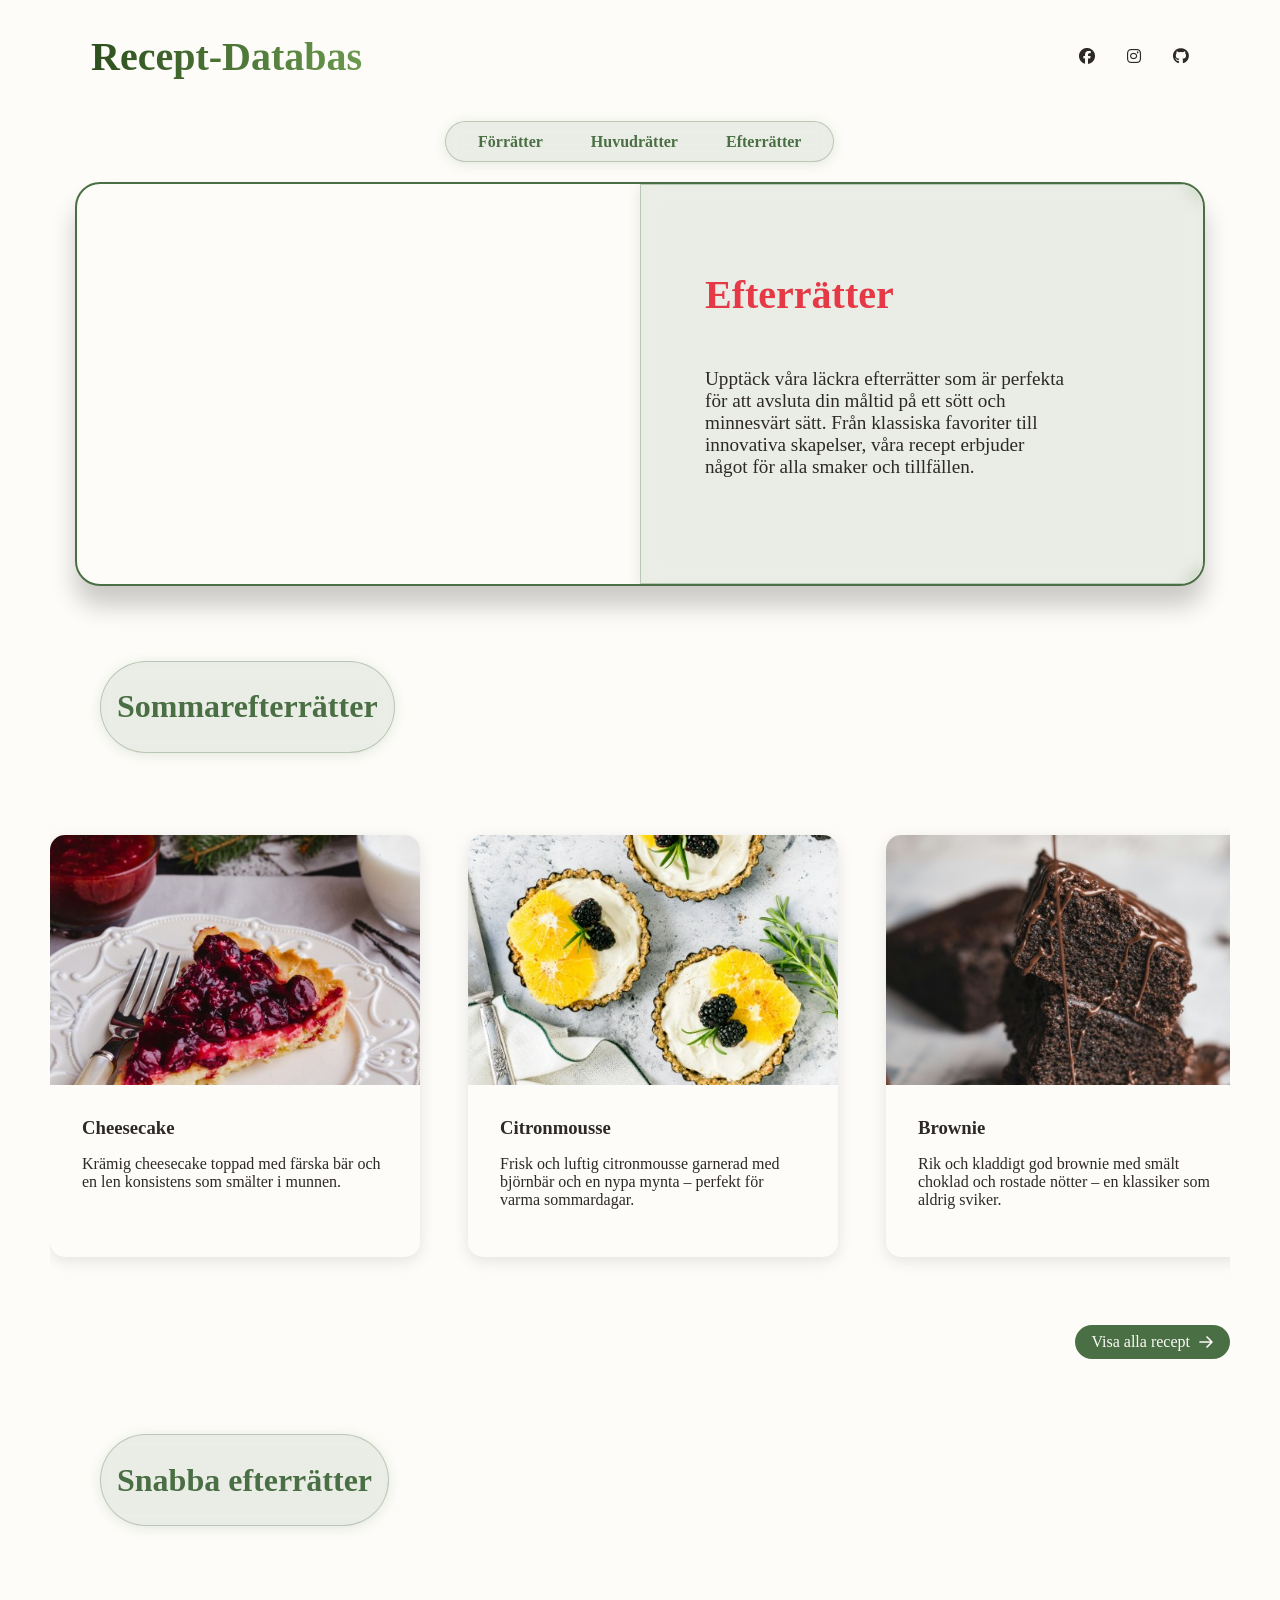
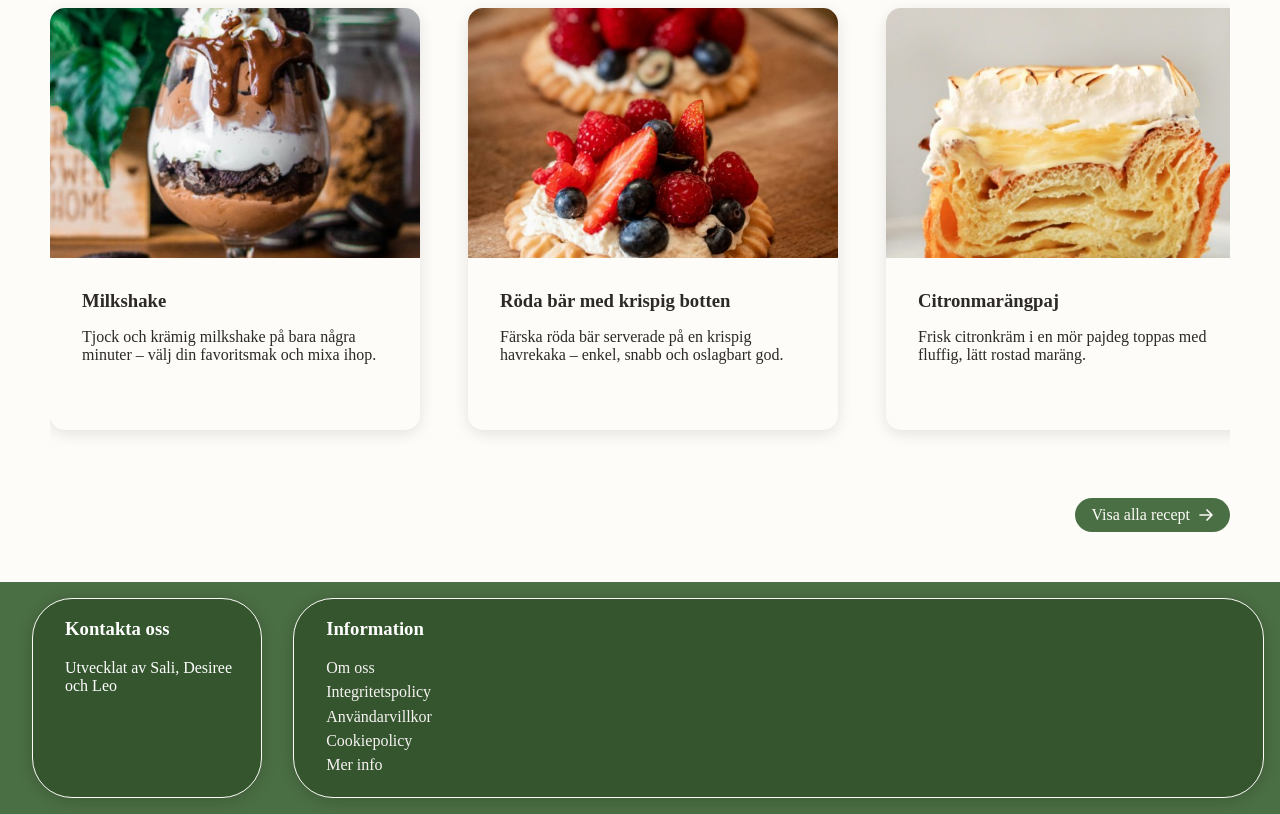
<file: efterrätter.html>
<!doctype html>
<html>
  <head>
    <title>Efterrätter - Recept-Databas</title>
    <link
      rel="stylesheet"
      href="https://cdnjs.cloudflare.com/ajax/libs/font-awesome/6.5.0/css/all.min.css" />
    <link rel="stylesheet" href="/css/styles.css" />
  </head>

  <body>
    <header>
      <nav class="navbar">
        <a href="index.html">
          <h1>Recept-Databas</h1>
        </a>
        <div class="nav-icon">
          <a href="https://facebook.com">
            <i class="fa-brands fa-facebook"></i>
          </a>
          <a href="https://instagram.com">
            <i class="fa-brands fa-instagram"></i>
          </a>
          <a href="https://github.com">
            <i class="fa-brands fa-github"></i>
          </a>
        </div>
      </nav>
      <nav>
        <div class="nav-links">
          <a href="förrätter.html"><h3>Förrätter</h3></a>
          <a href="huvudrätter.html"><h3>Huvudrätter</h3> </a>
          <a href="efterrätter.html"><h3>Efterrätter</h3></a>
        </div>
      </nav>
    </header>

    <main>
      <section class="categories-hero-section hero-efterrätter">
        <div class="categories-content">
          <h2 class="categories-header">Efterrätter</h2>
          <p class="categories-text">
            Upptäck våra läckra efterrätter som är perfekta för att avsluta din
            måltid på ett sött och minnesvärt sätt. Från klassiska favoriter
            till innovativa skapelser, våra recept erbjuder något för alla
            smaker och tillfällen.
          </p>
        </div>
      </section>

      <div class="categories-badge">
        <h2 class="category-title">Sommarefterrätter</h2>
      </div>
      <section class="card-section scroll-section" id="desserts-container">
        <a href="#" class="recipe-link">
          <article class="recipe-card">
            <img
              src="/assets/efterrätt-cheesecake-recept (Liten).jpg"
              alt="Cheesecake med färska bär"
              class="card-img" />
            <div class="card-content">
              <h3 class="card-header">Cheesecake</h3>
              <p>
                Krämig cheesecake toppad med färska bär och en len konsistens
                som smälter i munnen.
              </p>
            </div>
          </article>
        </a>
        <a href="#" class="recipe-link">
          <article class="recipe-card">
            <img
              src="/assets/efterrätt-citronmouse-snabbt-recept (Liten).jpg"
              alt="Citronmousse med björnbär och mynta"
              class="card-img" />
            <div class="card-content">
              <h3 class="card-header">Citronmousse</h3>
              <p>
                Frisk och luftig citronmousse garnerad med björnbär och en nypa
                mynta – perfekt för varma sommardagar.
              </p>
            </div>
          </article>
        </a>

        <a href="#" class="recipe-link">
          <article class="recipe-card">
            <img
              src="/assets/efterrätt-brownie-recept (Liten).jpg"
              alt="Brownie med choklad och nötter"
              class="card-img" />
            <div class="card-content">
              <h3 class="card-header">Brownie</h3>
              <p>
                Rik och kladdigt god brownie med smält choklad och rostade
                nötter – en klassiker som aldrig sviker.
              </p>
            </div>
          </article>
        </a>
        <a href="#" class="recipe-link">
          <article class="recipe-card">
            <img
              src="/assets/efterrätt-crepes (Liten).jpg"
              alt="Crepes med jordgubbar och grädde"
              class="card-img" />
            <div class="card-content">
              <h3 class="card-header">Crepes</h3>
              <p>
                Tunna och smakrika crepes serverade med färska jordgubbar och
                lättvispad grädde.
              </p>
            </div>
          </article>
        </a>
        <a href="#" class="recipe-link">
          <article class="recipe-card">
            <img
              src="/assets/efterrätt-jordgubbstårta-recept (Liten).jpg"
              alt="Jordgubbstårta med grädde"
              class="card-img" />
            <div class="card-content">
              <h3 class="card-header">Jordgubbstårta</h3>
              <p>
                Saftig och festlig jordgubbstårta med färska jordgubbar och en
                lätt gräddfyllning – sommarens höjdpunkt.
              </p>
            </div>
          </article>
        </a>
        <a href="#" class="recipe-link">
          <article class="recipe-card">
            <img
              src="/assets/efterrätt-salt-karamell-cheesecake-recept (Liten).jpg"
              alt="Saltkaramell-cheesecake"
              class="card-img" />
            <div class="card-content">
              <h3 class="card-header">Saltkaramell-cheesecake</h3>
              <p>
                Lyxig cheesecake med en rinnande saltkaramellsås och en krispig
                smörkakasbotten.
              </p>
            </div>
          </article>
        </a>
      </section>
      <div class="view-all-container">
        <a href="#" class="view-all-link"
          >Visa alla recept
          <svg
            xmlns="http://www.w3.org/2000/svg"
            fill="none"
            viewBox="0 0 24 24"
            stroke-width="2.5"
            stroke="currentColor"
            class="card-svg">
            <path
              stroke-linecap="round"
              stroke-linejoin="round"
              d="M13.5 4.5L21 12m0 0l-7.5 7.5M21 12H3" />
          </svg>
        </a>
      </div>

      <div class="categories-badge">
        <h2 class="category-title">Snabba efterrätter</h2>
      </div>
      <section class="card-section scroll-section">
        <a href="#" class="recipe-link">
          <article class="recipe-card">
            <img
              src="/assets/efterrätt-recept-milkshake (Liten).jpg"
              alt="Krämig milkshake"
              class="card-img" />
            <div class="card-content">
              <h3 class="card-header">Milkshake</h3>
              <p>
                Tjock och krämig milkshake på bara några minuter – välj din
                favoritsmak och mixa ihop.
              </p>
            </div>
          </article>
        </a>

        <a href="#" class="recipe-link">
          <article class="recipe-card">
            <img
              src="/assets/efterrätt-röda-bär (Liten).jpg"
              alt="Röda bär med krispig botten"
              class="card-img" />
            <div class="card-content">
              <h3 class="card-header">Röda bär med krispig botten</h3>
              <p>
                Färska röda bär serverade på en krispig havrekaka – enkel, snabb
                och oslagbart god.
              </p>
            </div>
          </article>
        </a>

        <a href="#" class="recipe-link">
          <article class="recipe-card">
            <img
              src="/assets/efterrätt-citron-maräng (Liten).jpg"
              alt="Citronmarängpaj"
              class="card-img" />
            <div class="card-content">
              <h3 class="card-header">Citronmarängpaj</h3>
              <p>
                Frisk citronkräm i en mör pajdeg toppas med fluffig, lätt rostad
                maräng.
              </p>
            </div>
          </article>
        </a>
        <a href="#" class="recipe-link">
          <article class="recipe-card">
            <img
              src="/assets/efterrätt-snabb-tiramisu (Liten).jpg"
              alt="Snabb tiramisu"
              class="card-img" />
            <div class="card-content">
              <h3 class="card-header">Snabb tiramisu</h3>
              <p>
                Klassisk tiramisu med kaffe, mascarpone och kakao – klar på 20
                minuter utan ugn.
              </p>
            </div>
          </article>
        </a>
        <a href="#" class="recipe-link">
          <article class="recipe-card">
            <img
              src="/assets/efterrätt-jordugbbs-parfait (Liten).jpg"
              alt="Jordgubbsparfait"
              class="card-img" />
            <div class="card-content">
              <h3 class="card-header">Jordgubbsparfait</h3>
              <p>
                Sval och sammetslen jordgubbsparfait som är superenkel att göra
                och perfekt för varma dagar.
              </p>
            </div>
          </article>
        </a>
      </section>
      <div class="view-all-container">
        <a href="#" class="view-all-link"
          >Visa alla recept
          <svg
            xmlns="http://www.w3.org/2000/svg"
            fill="none"
            viewBox="0 0 24 24"
            stroke-width="2.5"
            stroke="currentColor"
            class="card-svg">
            <path
              stroke-linecap="round"
              stroke-linejoin="round"
              d="M13.5 4.5L21 12m0 0l-7.5 7.5M21 12H3" />
          </svg>
        </a>
      </div>
    </main>

    <footer>
      <div class="contact-us">
        <h3>Kontakta oss</h3>
        <p>Utvecklat av Sali, Desiree och Leo</p>
      </div>
      <div class="info">
        <h3>Information</h3>
        <ul>
          <li><a href="#">Om oss</a></li>
          <li><a href="#">Integritetspolicy</a></li>
          <li><a href="#">Användarvillkor</a></li>
          <li><a href="#">Cookiepolicy</a></li>
          <li><a href="#">Mer info</a></li>
        </ul>
      </div>
    </footer>
  </body>
</html>
</file>
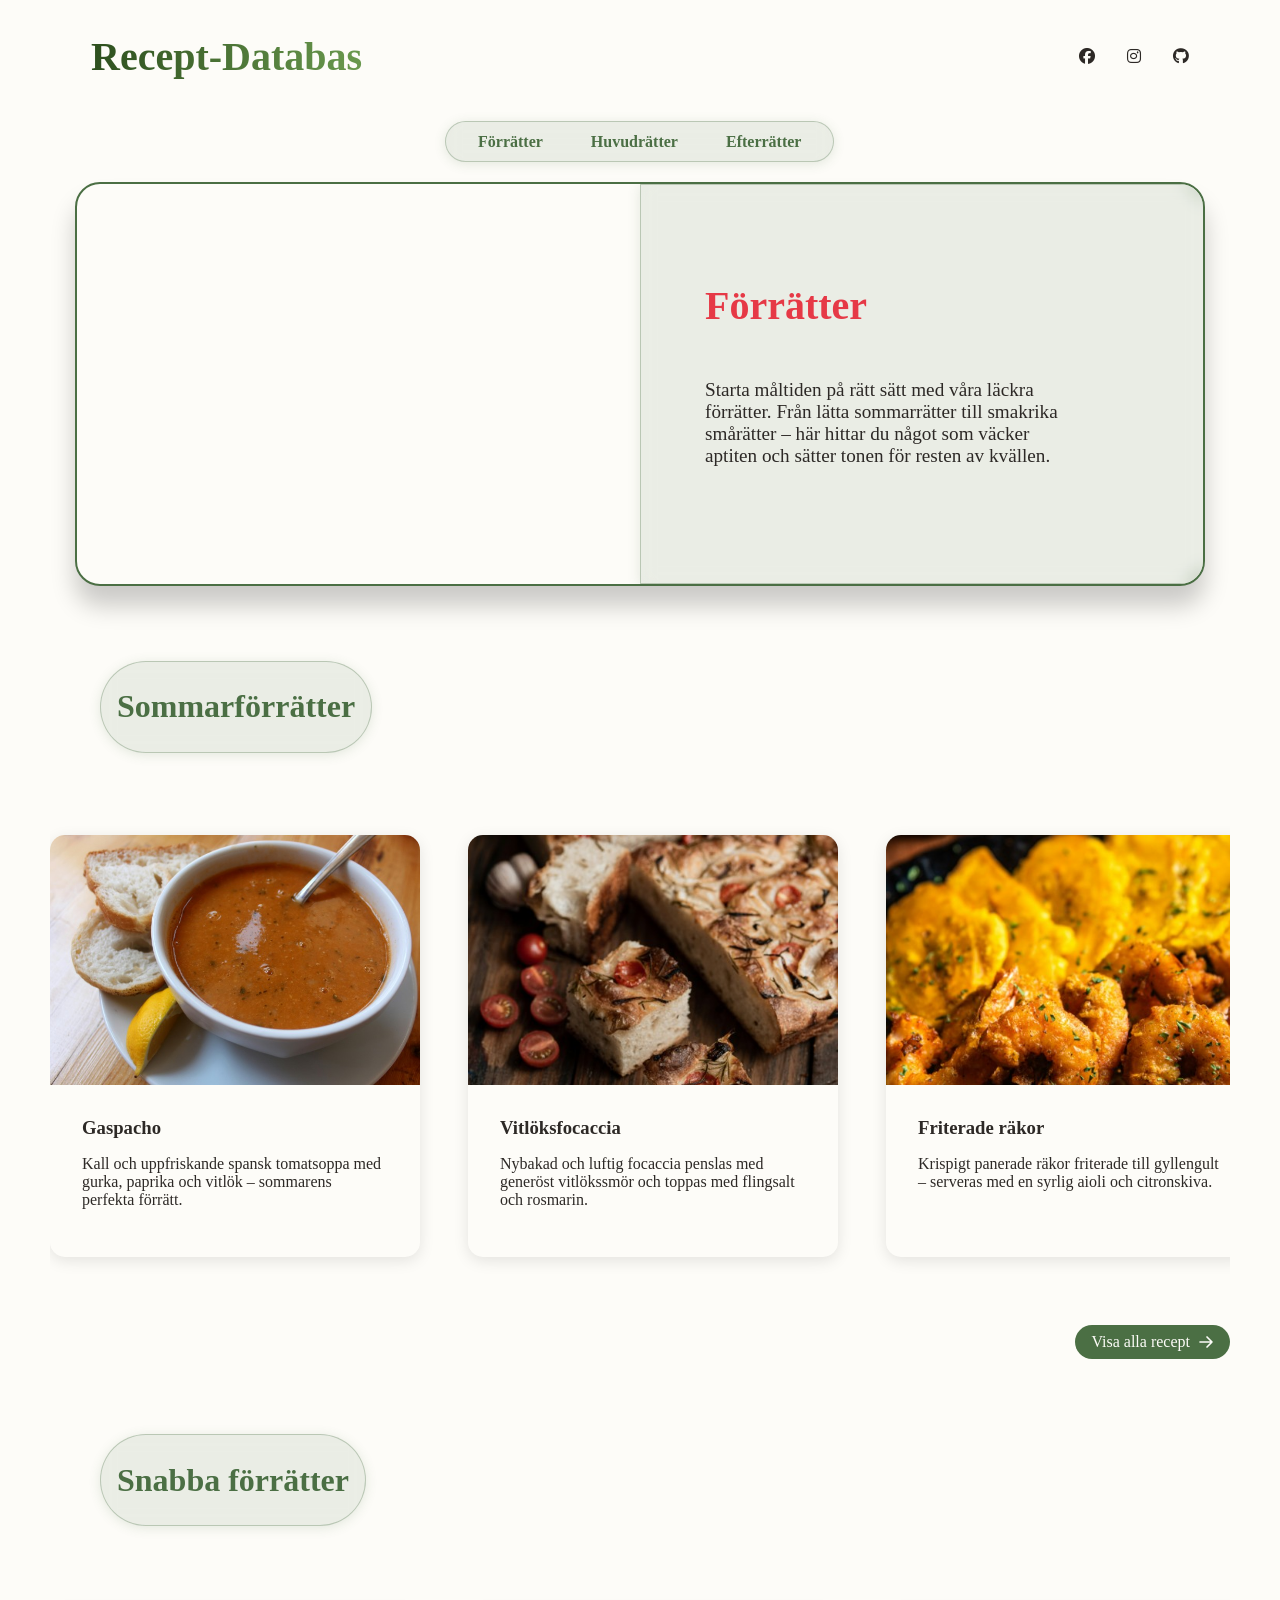
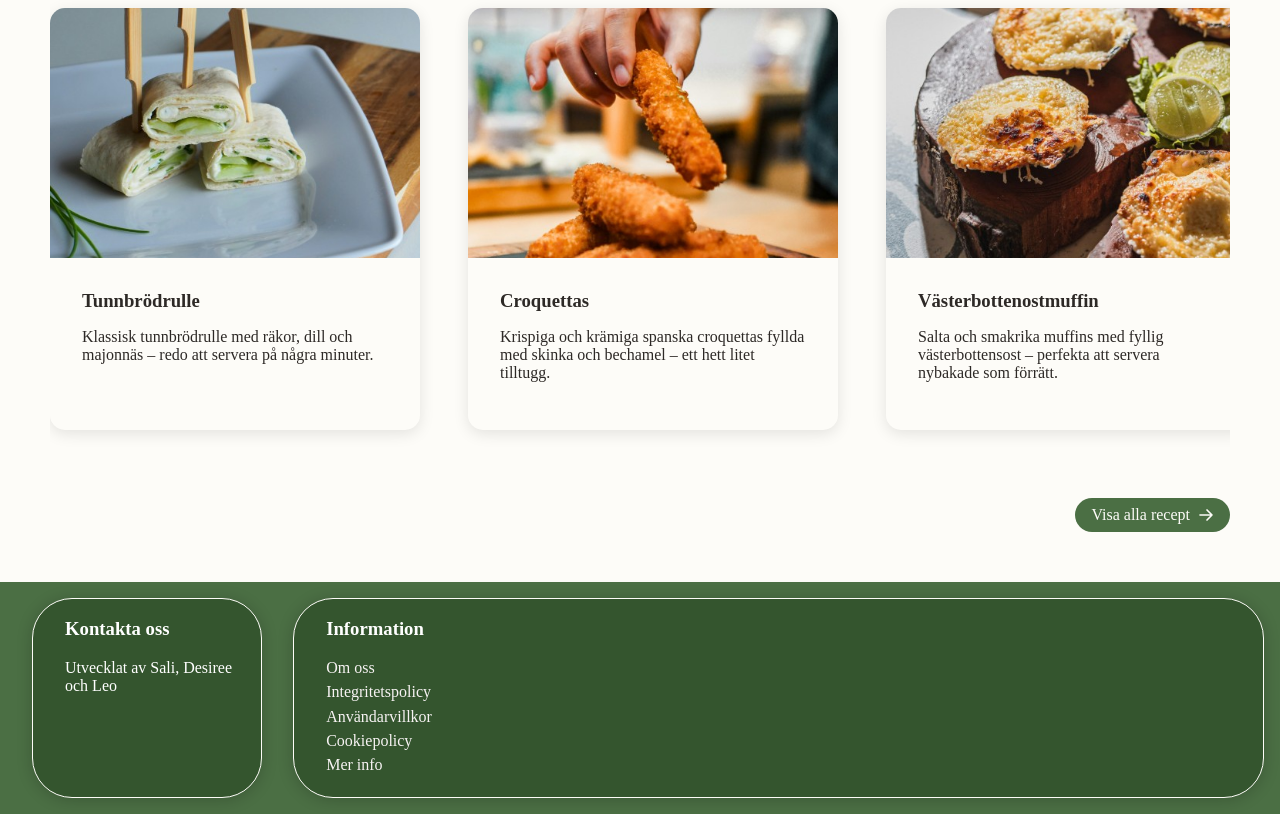
<file: förrätter.html>
<!doctype html>
<html>
  <head>
    <title>Förrätter - Recept-Databas</title>
    <link
      rel="stylesheet"
      href="https://cdnjs.cloudflare.com/ajax/libs/font-awesome/6.5.0/css/all.min.css" />
    <link rel="stylesheet" href="/css/styles.css" />
  </head>

  <body>
    <header>
      <nav class="navbar">
        <a href="index.html">
          <h1>Recept-Databas</h1>
        </a>
        <div class="nav-icon">
          <a href="https://facebook.com">
            <i class="fa-brands fa-facebook"></i>
          </a>
          <a href="https://instagram.com">
            <i class="fa-brands fa-instagram"></i>
          </a>
          <a href="https://github.com">
            <i class="fa-brands fa-github"></i>
          </a>
        </div>
      </nav>
      <nav>
        <div class="nav-links">
          <a href="förrätter.html"><h3>Förrätter</h3></a>
          <a href="huvudrätter.html"><h3>Huvudrätter</h3> </a>
          <a href="efterrätter.html"><h3>Efterrätter</h3></a>
        </div>
      </nav>
    </header>

    <main>
      <section class="categories-hero-section hero-förrätter">
        <div class="categories-content">
          <h2 class="categories-header">Förrätter</h2>
          <p class="categories-text">
            Starta måltiden på rätt sätt med våra läckra förrätter. Från lätta
            sommarrätter till smakrika smårätter – här hittar du något som
            väcker aptiten och sätter tonen för resten av kvällen.
          </p>
        </div>
      </section>

      <div class="categories-badge">
        <h2 class="category-title">Sommarförrätter</h2>
      </div>
      <section class="card-section scroll-section">
        <a href="#" class="recipe-link">
          <article class="recipe-card">
            <img
              src="/assets/förrätt-gaspacho (Liten).jpg"
              alt="Gaspacho – kall spansk tomatsoppa"
              class="card-img" />
            <div class="card-content">
              <h3 class="card-header">Gaspacho</h3>
              <p>
                Kall och uppfriskande spansk tomatsoppa med gurka, paprika och
                vitlök – sommarens perfekta förrätt.
              </p>
            </div>
          </article>
        </a>
        <a href="#" class="recipe-link">
          <article class="recipe-card">
            <img
              src="/assets/förrätt-vitlök-focaccia (Liten).jpg"
              alt="Vitlöksfocaccia"
              class="card-img" />
            <div class="card-content">
              <h3 class="card-header">Vitlöksfocaccia</h3>
              <p>
                Nybakad och luftig focaccia penslas med generöst vitlökssmör och
                toppas med flingsalt och rosmarin.
              </p>
            </div>
          </article>
        </a>

        <a href="#" class="recipe-link">
          <article class="recipe-card">
            <img
              src="/assets/förrätt-friterade-räkor (Liten).jpg"
              alt="Friterade räkor"
              class="card-img" />
            <div class="card-content">
              <h3 class="card-header">Friterade räkor</h3>
              <p>
                Krispigt panerade räkor friterade till gyllengult – serveras med
                en syrlig aioli och citronskiva.
              </p>
            </div>
          </article>
        </a>
        <a href="#" class="recipe-link">
          <article class="recipe-card">
            <img
              src="/assets/förrätt-nachos-cheesedip (Liten).jpg"
              alt="Nachos med cheesedip"
              class="card-img" />
            <div class="card-content">
              <h3 class="card-header">Nachos med cheesedip</h3>
              <p>
                Krispiga nachos med en het och krämig cheesedip – perfekt att
                dela med vänner och familjen.
              </p>
            </div>
          </article>
        </a>
        <a href="#" class="recipe-link">
          <article class="recipe-card">
            <img
              src="/assets/förrätt-kycklingvingar (Liten).jpg"
              alt="Kycklingvingar"
              class="card-img" />
            <div class="card-content">
              <h3 class="card-header">Kycklingvingar</h3>
              <p>
                Saftiga och knapriga kycklingvingar marinerade i en sötsyrlig
                glasyr – oemotståndliga att börja med.
              </p>
            </div>
          </article>
        </a>
        <a href="#" class="recipe-link">
          <article class="recipe-card">
            <img
              src="/assets/förrätt-bläckfiskringar-med-sweet&chilli (Liten).jpg"
              alt="Bläckfiskringar med sweet chilli"
              class="card-img" />
            <div class="card-content">
              <h3 class="card-header">Bläckfiskringar med sweet chilli</h3>
              <p>
                Gyllene och krispiga bläckfiskringar serverade med en het sweet
                chilli-sås – en riktigt lyckad kombination.
              </p>
            </div>
          </article>
        </a>
      </section>
      <div class="view-all-container">
        <a href="#" class="view-all-link"
          >Visa alla recept
          <svg
            xmlns="http://www.w3.org/2000/svg"
            fill="none"
            viewBox="0 0 24 24"
            stroke-width="2.5"
            stroke="currentColor"
            class="card-svg">
            <path
              stroke-linecap="round"
              stroke-linejoin="round"
              d="M13.5 4.5L21 12m0 0l-7.5 7.5M21 12H3" />
          </svg>
        </a>
      </div>

      <div class="categories-badge">
        <h2 class="category-title">Snabba förrätter</h2>
      </div>
      <section class="card-section scroll-section" id="starters-container">
        <a href="#" class="recipe-link">
          <article class="recipe-card">
            <img
              src="/assets/förrätt-tunnbrödrulle (Liten).jpg"
              alt="Tunnbrödrulle"
              class="card-img" />
            <div class="card-content">
              <h3 class="card-header">Tunnbrödrulle</h3>
              <p>
                Klassisk tunnbrödrulle med räkor, dill och majonnäs – redo att
                servera på några minuter.
              </p>
            </div>
          </article>
        </a>
        <a href="#" class="recipe-link">
          <article class="recipe-card">
            <img
              src="/assets/förrätt-croquettas (Liten).jpg"
              alt="Croquettas"
              class="card-img" />
            <div class="card-content">
              <h3 class="card-header">Croquettas</h3>
              <p>
                Krispiga och krämiga spanska croquettas fyllda med skinka och
                bechamel – ett hett litet tilltugg.
              </p>
            </div>
          </article>
        </a>
        <a href="#" class="recipe-link">
          <article class="recipe-card">
            <img
              src="/assets/förrätt-västerbottensost-muffin (Liten).jpg"
              alt="Västerbottenostmuffin"
              class="card-img" />
            <div class="card-content">
              <h3 class="card-header">Västerbottenostmuffin</h3>
              <p>
                Salta och smakrika muffins med fyllig västerbottensost –
                perfekta att servera nybakade som förrätt.
              </p>
            </div>
          </article>
        </a>
        <a href="#" class="recipe-link">
          <article class="recipe-card">
            <img
              src="/assets/förätt-vitlöksbröd-parmesan-och-gräslök (Liten).jpg"
              alt="Vitlöksbröd med parmesan och gräslök"
              class="card-img" />
            <div class="card-content">
              <h3 class="card-header">Vitlöksbröd med parmesan</h3>
              <p>
                Rostat vitlöksbröd toppat med riven parmesan och färsk gräslök –
                enkelt, snabbt och alltid uppskattat.
              </p>
            </div>
          </article>
        </a>
        <a href="#" class="recipe-link">
          <article class="recipe-card">
            <img
              src="/assets/huvudrätt-guacamole-recept (Liten).jpg"
              alt="Guacamole"
              class="card-img" />
            <div class="card-content">
              <h3 class="card-header">Guacamole</h3>
              <p>
                Krämig hemgjord guacamole med lime, koriander och tomat –
                perfekt som dip eller tillbehör.
              </p>
            </div>
          </article>
        </a>
      </section>
      <div class="view-all-container">
        <a href="#" class="view-all-link"
          >Visa alla recept
          <svg
            xmlns="http://www.w3.org/2000/svg"
            fill="none"
            viewBox="0 0 24 24"
            stroke-width="2.5"
            stroke="currentColor"
            class="card-svg">
            <path
              stroke-linecap="round"
              stroke-linejoin="round"
              d="M13.5 4.5L21 12m0 0l-7.5 7.5M21 12H3" />
          </svg>
        </a>
      </div>
    </main>

    <footer>
      <div class="contact-us">
        <h3>Kontakta oss</h3>
        <p>Utvecklat av Sali, Desiree och Leo</p>
      </div>
      <div class="info">
        <h3>Information</h3>
        <ul>
          <li><a href="#">Om oss</a></li>
          <li><a href="#">Integritetspolicy</a></li>
          <li><a href="#">Användarvillkor</a></li>
          <li><a href="#">Cookiepolicy</a></li>
          <li><a href="#">Mer info</a></li>
        </ul>
      </div>
    </footer>
  </body>
</html>
</file>
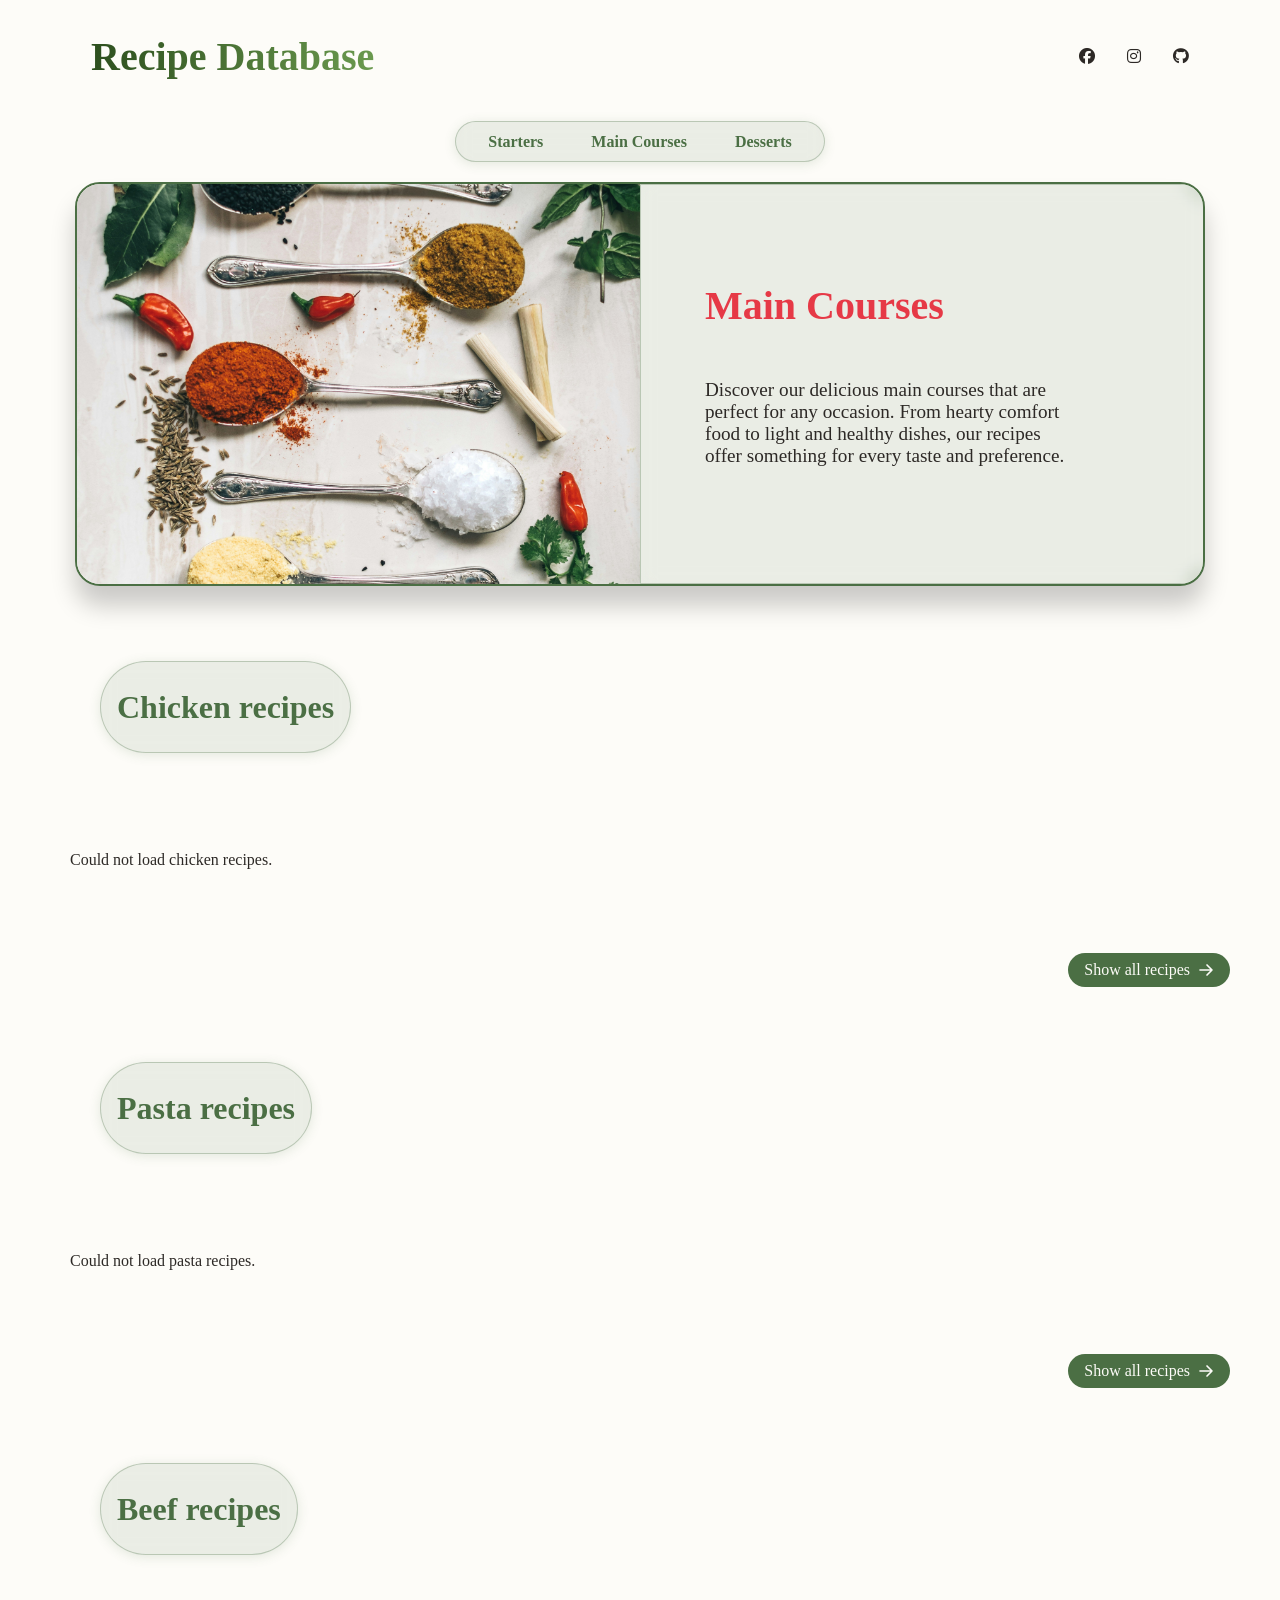
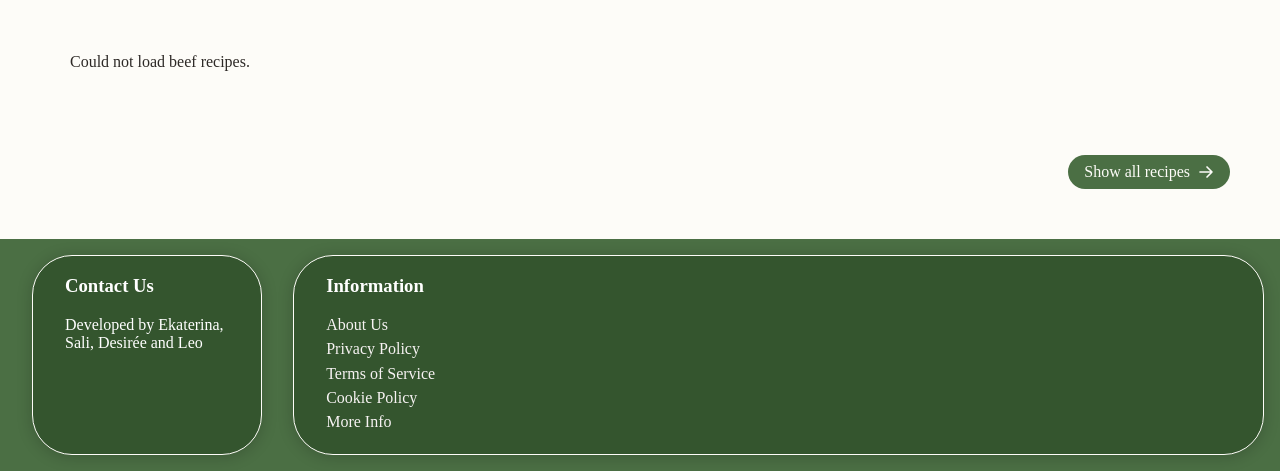
<file: main-courses.html>
<!doctype html>
<html>

<head>
  <title>Main Courses - Recipe Database</title>
  <link rel="stylesheet" href="https://cdnjs.cloudflare.com/ajax/libs/font-awesome/6.5.0/css/all.min.css" />
  <link rel="stylesheet" href="/css/styles.css" />
  <link rel="icon" type="image/x-icon" href="/assets/favicon.ico">
</head>

<body>
  <header>
    <nav class="navbar">
      <a href="index.html">
        <h1>Recipe Database</h1>
      </a>
      <div class="nav-icon">
        <a href="https://facebook.com">
          <i class="fa-brands fa-facebook"></i>
        </a>
        <a href="https://instagram.com">
          <i class="fa-brands fa-instagram"></i>
        </a>
        <a href="https://github.com">
          <i class="fa-brands fa-github"></i>
        </a>
      </div>
    </nav>
    <nav>
      <div class="nav-links">
        <a href="starters.html">
          <h3>Starters</h3>
        </a>
        <a href="main-courses.html">
          <h3>Main Courses</h3>
        </a>
        <a href="desserts.html">
          <h3>Desserts</h3>
        </a>
      </div>
    </nav>
  </header>
  <main>
    <section class="categories-hero-section hero-main-courses">
      <div class="categories-content">
        <h2 class="categories-header">Main Courses</h2>
        <p class="categories-text">
          Discover our delicious main courses that are perfect for any occasion.
          From hearty comfort food to light and healthy dishes, our recipes
          offer something for every taste and preference.
        </p>
      </div>
    </section>

    <div class="categories-badge">
      <h2 class="category-title">Chicken recipes</h2>
    </div>
    <section id="chicken-container" class="card-section scroll-section">
    </section>

    <div class="view-all-container">
      <a href="search.html?filter=Chicken" class="view-all-link"> Show all recipes
        <svg xmlns="http://www.w3.org/2000/svg" fill="none" viewBox="0 0 24 24" stroke-width="2.5" stroke="currentColor"
          class="card-svg">
          <path stroke-linecap="round" stroke-linejoin="round" d="M13.5 4.5L21 12m0 0l-7.5 7.5M21 12H3" />
        </svg>
      </a>
    </div>

    <div class="categories-badge">
      <h2 class="category-title">Pasta recipes</h2>
    </div>
    <section id="pasta-container" class="card-section scroll-section">
    </section>


    <div class="view-all-container">
      <a href="search.html?filter=Pasta" class="view-all-link"> Show all recipes
        <svg xmlns="http://www.w3.org/2000/svg" fill="none" viewBox="0 0 24 24" stroke-width="2.5" stroke="currentColor"
          class="card-svg">
          <path stroke-linecap="round" stroke-linejoin="round" d="M13.5 4.5L21 12m0 0l-7.5 7.5M21 12H3" />
        </svg>
      </a>
    </div>

    <div class="categories-badge">
      <h2 class="category-title">Beef recipes</h2>
    </div>
    <section id="beef-container" class="card-section scroll-section">
    </section>


    <div class="view-all-container">
      <a href="search.html?filter=Beef" class="view-all-link">
        Show all recipes
        <svg xmlns="http://www.w3.org/2000/svg" fill="none" viewBox="0 0 24 24" stroke-width="2.5" stroke="currentColor"
          class="card-svg">
          <path stroke-linecap="round" stroke-linejoin="round" d="M13.5 4.5L21 12m0 0l-7.5 7.5M21 12H3" />
        </svg>
      </a>
    </div>
  </main>

  <footer>
    <div class="contact-us">
      <h3>Contact Us</h3>
      <p>Developed by Ekaterina, Sali, Desirée and Leo</p>
    </div>
    <div class="info">
      <h3>Information</h3>
      <ul>
        <li><a href="#">About Us</a></li>
        <li><a href="#">Privacy Policy</a></li>
        <li><a href="#">Terms of Service</a></li>
        <li><a href="#">Cookie Policy</a></li>
        <li><a href="#">More Info</a></li>
      </ul>
    </div>
  </footer>
  <script src="js/api.js"></script>
  <script src="js/ui.js"></script>
  <script src="js/main-courses.js"></script>
</body>

</html>
</file>
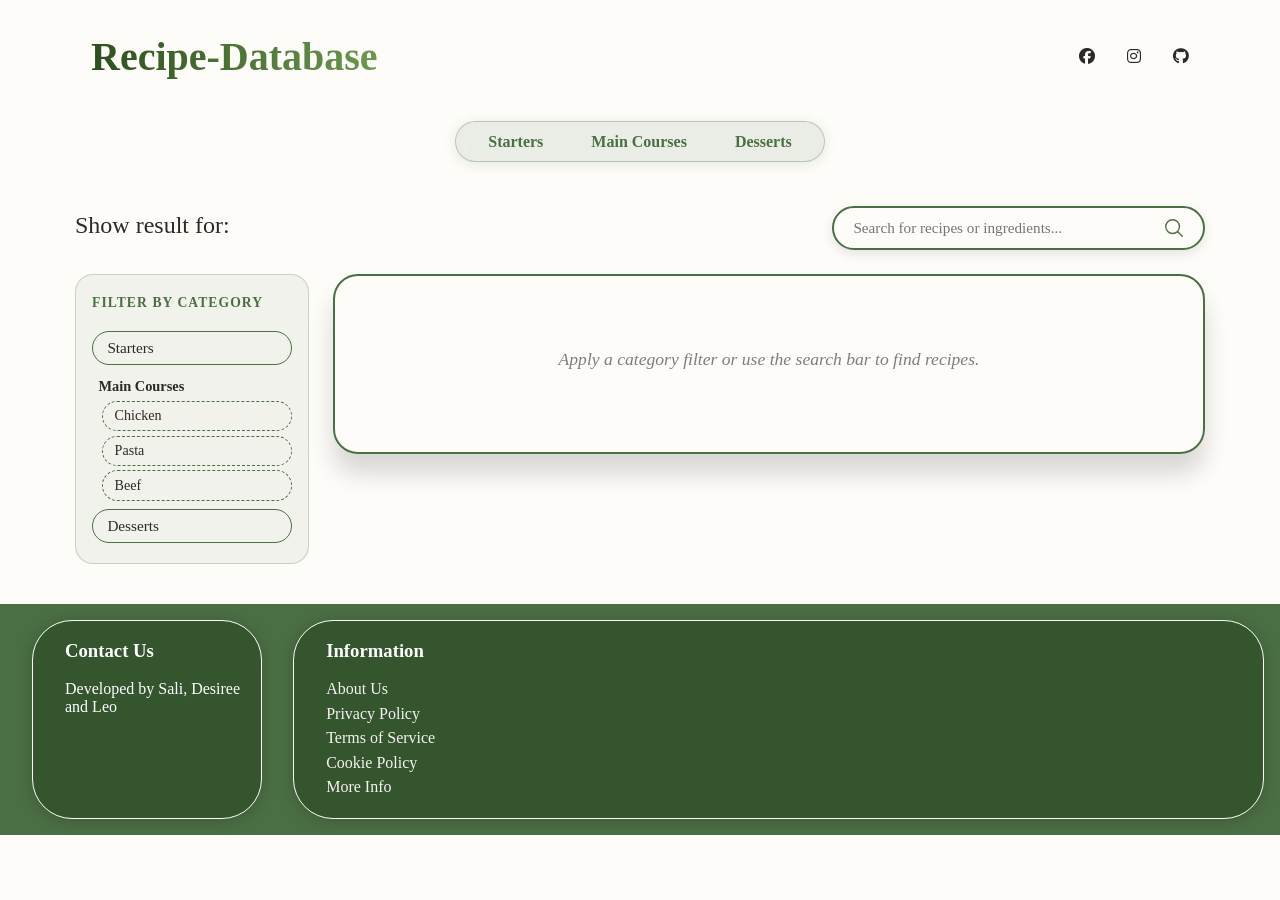
<file: search.html>
<!doctype html>
<html>
  <head>
    <title>Search-results - Recipe-Database</title>
    <script src="/js/api.js" defer></script>
    <script src="/js/ui.js" defer></script>
    <script src="/js/search-results.js" defer></script>
    <link
      rel="stylesheet"
      href="https://cdnjs.cloudflare.com/ajax/libs/font-awesome/6.5.0/css/all.min.css" />
    <link rel="stylesheet" href="/css/styles.css" />
    <link rel="icon" type="image/x-icon" href="/assets/favicon.ico" />
  </head>

  <body>
    <header>
      <nav class="navbar">
        <a href="index.html">
          <h1>Recipe-Database</h1>
        </a>
        <div class="nav-icon">
          <a href="https://facebook.com">
            <i class="fa-brands fa-facebook"></i>
          </a>
          <a href="https://instagram.com">
            <i class="fa-brands fa-instagram"></i>
          </a>
          <a href="https://github.com">
            <i class="fa-brands fa-github"></i>
          </a>
        </div>
      </nav>
      <nav>
        <div class="nav-links">
          <a href="starters.html"><h3>Starters</h3></a>
          <a href="main-courses.html"><h3>Main Courses</h3></a>
          <a href="desserts.html"><h3>Desserts</h3></a>
        </div>
      </nav>
    </header>

    <main>
      <div class="search-section">
        <div>
          <p id="search-query-label" class="results-label">
            Show result for: <span id="search-term"></span>
          </p>
          <p id="results-count" class="results-count"></p>
        </div>
        <div class="search-bar search-bar--compact">
          <input
            type="text"
            placeholder="Search for recipes or ingredients..."
            id="search-input" />
          <svg
            xmlns="http://www.w3.org/2000/svg"
            fill="none"
            viewBox="0 0 24 24"
            stroke-width="1.5"
            stroke="currentColor"
            class="search-icon">
            <path
              stroke-linecap="round"
              stroke-linejoin="round"
              d="m21 21-5.197-5.197m0 0A7.5 7.5 0 1 0 5.196 5.196a7.5 7.5 0 0 0 10.607 10.607Z" />
          </svg>
        </div>
      </div>

      <div class="search-layout">
        <!-- Filter sidebar -->
        <aside class="filter-sidebar" id="filter-sidebar">
          <h4 class="filter-title">Filter by category</h4>
        </aside>

        <!-- Results -->
        <div class="results-wrapper" id="results-wrapper">
          <section id="results-grid"></section>
        </div>
      </div>
    </main>

    <footer>
      <div class="contact-us">
        <h3>Contact Us</h3>
        <p>Developed by Sali, Desiree and Leo</p>
      </div>
      <div class="info">
        <h3>Information</h3>
        <ul>
          <li><a href="#">About Us</a></li>
          <li><a href="#">Privacy Policy</a></li>
          <li><a href="#">Terms of Service</a></li>
          <li><a href="#">Cookie Policy</a></li>
          <li><a href="#">More Info</a></li>
        </ul>
      </div>
    </footer>
  </body>
</html>
</file>
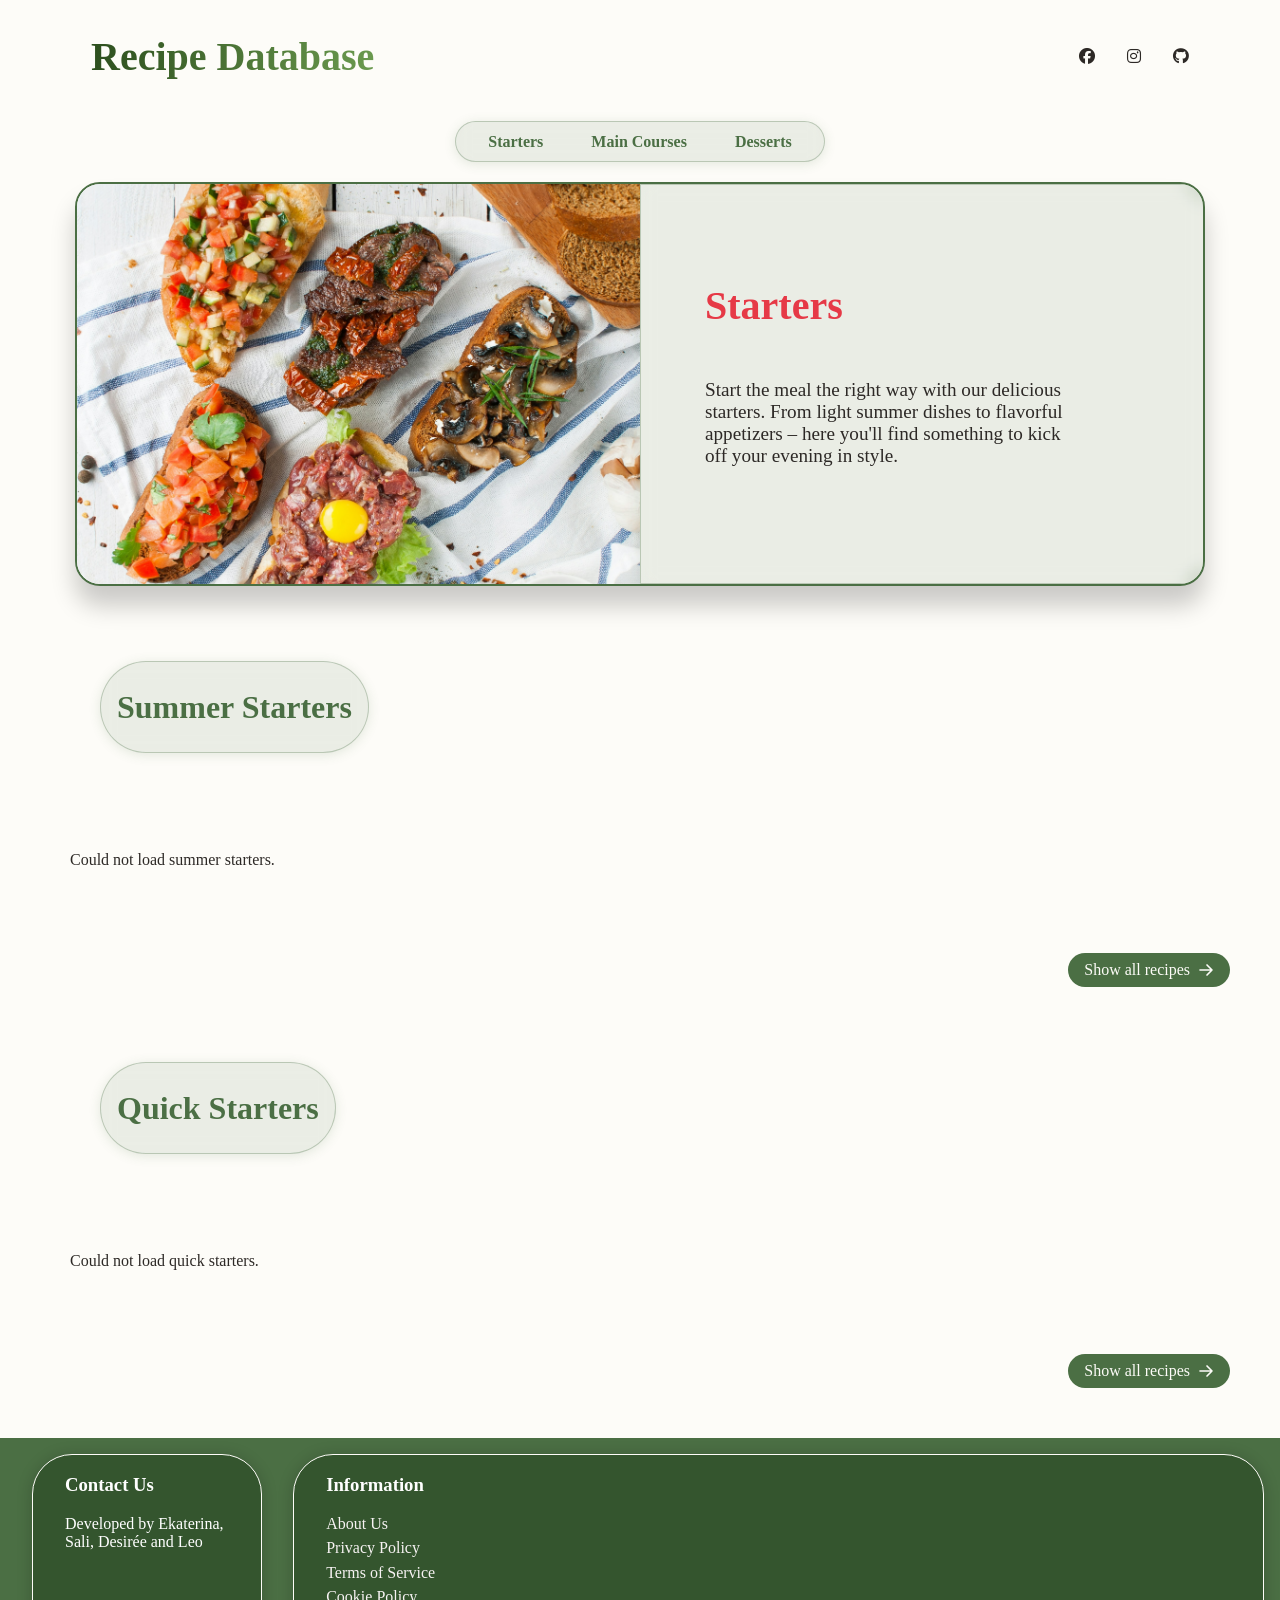
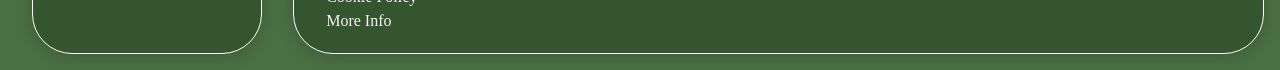
<file: starters.html>
<!doctype html>
<html>
  <head>
    <title>Starters - Recipe Database</title>
    <link
      rel="stylesheet"
      href="https://cdnjs.cloudflare.com/ajax/libs/font-awesome/6.5.0/css/all.min.css" />
    <link rel="stylesheet" href="/css/styles.css" />
    <link rel="icon" type="image/x-icon" href="/assets/favicon.ico" />
  </head>

  <body>
    <header>
      <nav class="navbar">
        <a href="index.html">
          <h1>Recipe Database</h1>
        </a>
        <div class="nav-icon">
          <a href="https://facebook.com">
            <i class="fa-brands fa-facebook"></i>
          </a>
          <a href="https://instagram.com">
            <i class="fa-brands fa-instagram"></i>
          </a>
          <a href="https://github.com">
            <i class="fa-brands fa-github"></i>
          </a>
        </div>
      </nav>
      <nav>
        <div class="nav-links">
          <a href="starters.html"><h3>Starters</h3></a>
          <a href="main-courses.html"><h3>Main Courses</h3> </a>
          <a href="desserts.html"><h3>Desserts</h3></a>
        </div>
      </nav>
    </header>

    <main>
      <section class="categories-hero-section hero-starters">
        <div class="categories-content">
          <h2 class="categories-header">Starters</h2>
          <p class="categories-text">
            Start the meal the right way with our delicious starters. From light
            summer dishes to flavorful appetizers – here you'll find something
            to kick off your evening in style.
          </p>
        </div>
      </section>

      <div class="categories-badge">
        <h2 class="category-title">Summer Starters</h2>
      </div>
      <section id="summer-container" class="card-section scroll-section">
      </section>

      <div class="view-all-container">
        <a href="search.html?filter=Starter" class="view-all-link">
          Show all recipes
          <svg
            xmlns="http://www.w3.org/2000/svg"
            fill="none"
            viewBox="0 0 24 24"
            stroke-width="2.5"
            stroke="currentColor"
            class="card-svg">
            <path
              stroke-linecap="round"
              stroke-linejoin="round"
              d="M13.5 4.5L21 12m0 0l-7.5 7.5M21 12H3" />
          </svg>
        </a>
      </div>

      <div class="categories-badge">
        <h2 class="category-title">Quick Starters</h2>
      </div>
      <section id="quick-container" class="card-section scroll-section">
      </section>

      <div class="view-all-container">
        <a href="search.html?filter=Starter" class="view-all-link">
          Show all recipes
          <svg
            xmlns="http://www.w3.org/2000/svg"
            fill="none"
            viewBox="0 0 24 24"
            stroke-width="2.5"
            stroke="currentColor"
            class="card-svg">
            <path
              stroke-linecap="round"
              stroke-linejoin="round"
              d="M13.5 4.5L21 12m0 0l-7.5 7.5M21 12H3" />
          </svg>
        </a>
      </div>
    </main>

    <footer>
      <div class="contact-us">
        <h3>Contact Us</h3>
        <p>Developed by Ekaterina, Sali, Desirée and Leo</p>
      </div>
      <div class="info">
        <h3>Information</h3>
        <ul>
          <li><a href="#">About Us</a></li>
          <li><a href="#">Privacy Policy</a></li>
          <li><a href="#">Terms of Service</a></li>
          <li><a href="#">Cookie Policy</a></li>
          <li><a href="#">More Info</a></li>
        </ul>
      </div>
    </footer>
    <script src="js/api.js"></script>
    <script src="js/ui.js"></script>
    <script src="js/starters.js"></script>
  </body>
</html>
</file>
<file: css/styles.css>
@import "nav.css";
@import "footer.css";
@import "hero.css";
@import "card.css";
@import "recipe.css";
@import "categories.css";
@import "search.css";
@import "utility.css";

body {
  margin: 0;
  background-color: var(--bg-color);
  color: var(--text-dark);
  font-family: Georgia, "Times New Roman", Times, serif;
}
::selection {
  background-color: var(--primary-color);
  color: var(--bg-color);
}
:root {
  --primary-color: #4b6f44; /* Avokadogrön (Knappar/Ikoner) */
  --secondary-color: #d4a373; /* Trä-ton (Detaljer) */
  --bg-color: #fdfcf8; /* Ljus krämvit (Bakgrund) */
  --text-dark: #2d2926; /* Mörk espresso (Text/Rubriker) */
  --accent-red: #e63946; /* Jordgubbsröd (Om något behöver sticka ut extra) */
  --footer: #4b6f44;
  --footer-box: #34552e;
}
</file>
